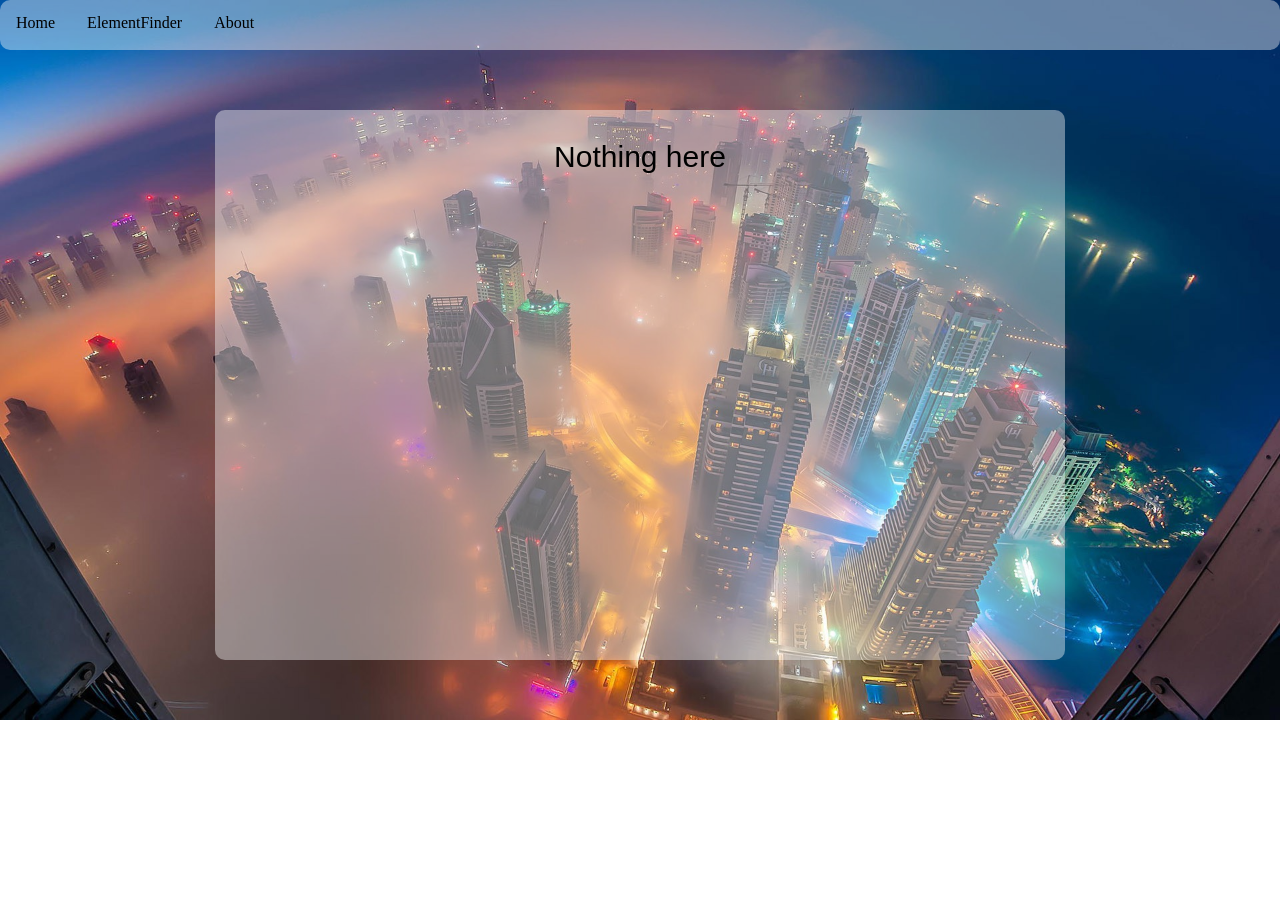
<file: index.html>
<!DOCTYPE html>
<html lang="ZN">

<head>
    <meta charset="UTF-8">
    <meta http-equiv="X-UA-Compatible" content="IE=edge">
    <meta name="viewport" content="width=device-width, initial-scale=1.0">
    <title>HomePage</title>
    <link rel="stylesheet" href="css/public.css">
</head>

<body>
    <div id="lan">
        <ul style="margin-top: 0px;">
            <li><a href="index.html">Home</a></li>
            <li><a href="Projects/ElementFinder/Element.html">ElementFinder</a></li>
            <li><a href="About.html">About</a></li>
        </ul>
    </div>
    <div id="over-main">
        <div id="main">
            <p>Nothing here</p>
        </div>
    </div>
</body>

</html>
</file>
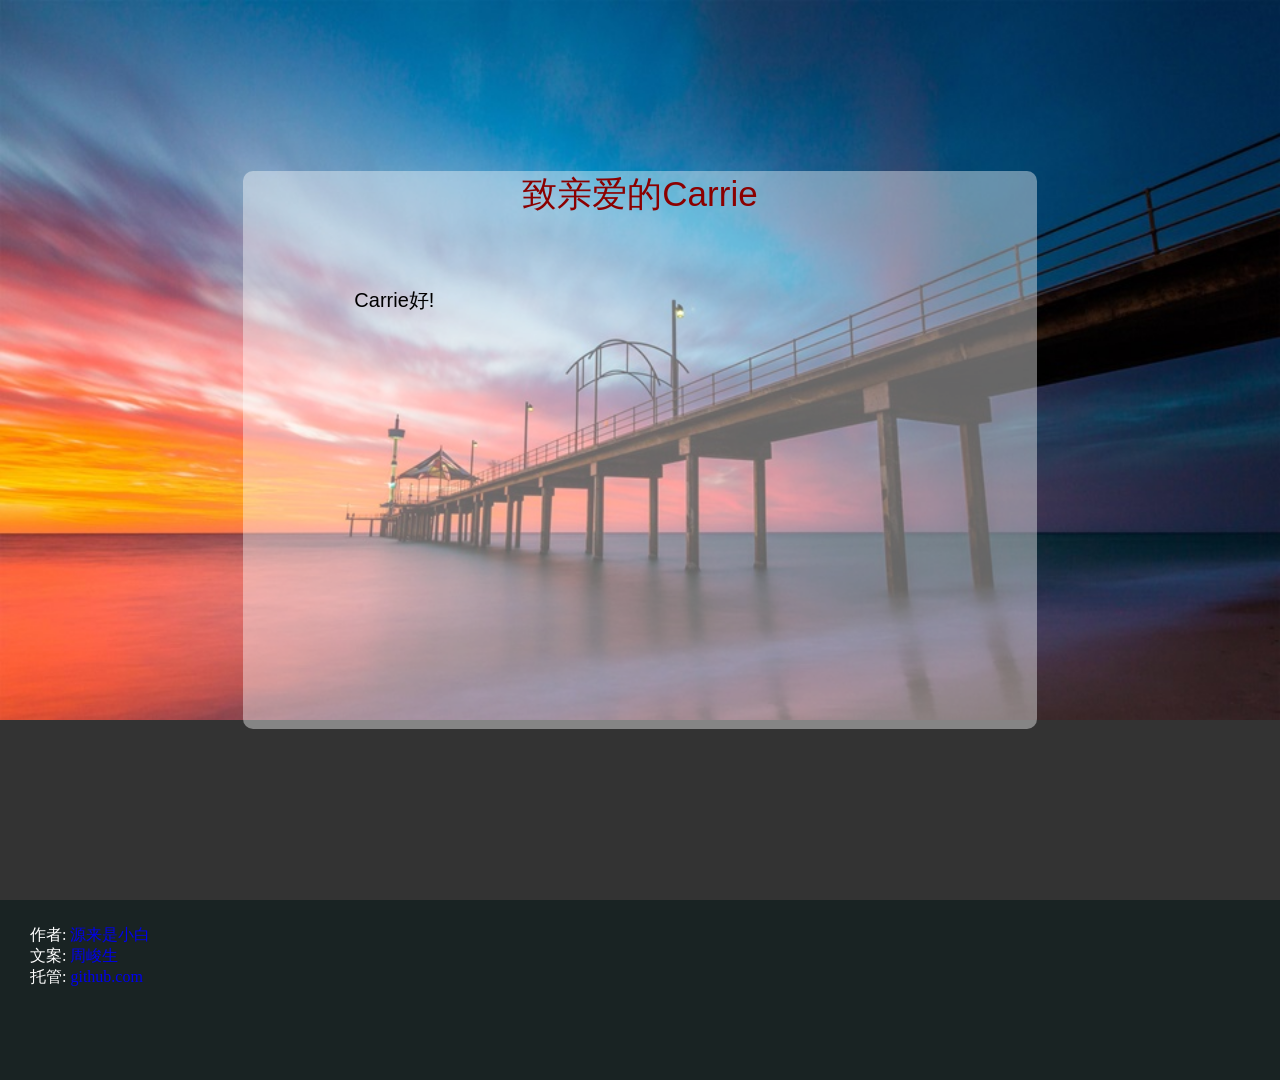
<file: for-Carrie/index.html>
<!DOCTYPE html>
<html lang="zh-CN">

<head>
    <meta charset="UTF-8">
    <meta name="viewport" content="width=device-width, initial-scale=1.0">
    <title>Carrie再见</title>
    <style>
        * {
            padding: 0px;
            margin: 0px;
        }

        .main {
            margin: 0;
            padding: 0;
            background-color: #333;
            height: 100vh;
            overflow: hidden;
            display: flex;
            justify-content: center;
            align-items: center;
            font-family: 'Arial', sans-serif;
            background-image: url("img/1.jpg");
            background-size: 100%;
            overflow: hidden;
            background-repeat: no-repeat;
        }

        .snowflakes {
            position: absolute;
            top: 0;
            left: 0;
            width: 100%;
            height: 100%;
            pointer-events: none;
        }

        .snowflake {
            color: #fff;
            font-size: 2em;
            opacity: 0.8;
            position: absolute;
            top: -2em;
            user-select: none;
            z-index: 9999;
        }

        .message-box {
            background-color: rgba(255, 255, 255, 0.4);
            border-radius: 10px;
            /* padding: 20px; */
            text-align: center;
            width: 62%;
            height: 62%;
            z-index: 1000;
            position: relative;
        }

        .title {
            font-size: 35px;
            color: darkred;
        }


        .text {
            padding-top: 0px;
            text-align: left;
            font-size: 20px;
            color: black;
            white-space: pre-wrap;
            /* padding-left: 20px; */
        }

        .bottom {
            width: 100%;
            height: 180px;
            background-color: rgb(25, 35, 35);
            color: rgb(255, 255, 255);
        }

        .webinfo {
            padding-top: 25px;
            padding-left: 30px;
        }

        a {
            text-decoration: none;
        }

        @media only screen and (max-width: 768px) {
            .main {
                display: none;
            }

            .mobile-message {
                display: block;
                text-align: center;
                padding: 50px;
                font-size: 20px;
            }
        }

        .mobile-message {
            display: none;
        }

    </style>
</head>

<body>
    <div class="mobile-message">
        <p>暂不支持移动端访问, 请使用PC设备进行访问</p>
    </div>

    <div class="main">
        <div class="message-box">
            <script>alert("Hello, Carrie!");</script>
            <div class="titlebox">
                <p class="title">致亲爱的Carrie </p>
            </div>
            <div class="text">
                <p class="prep">
                    Carrie好! （￣︶￣）↗ 这里是一张贺卡. 祝 Carrie 每天开心!
                    同时我也采访了您的某位课代表(～￣▽￣)～, Ta说: 
                    "carrie女士！聪明伶俐！！！
                     carrie女士！沉鱼落雁！！！
                     carrie女士！举世无双！！！" --- Jason
                    这很好地表达了大家对Carrie的祝福, 同时也很好地表现出了我们的
                    精神状态 ;-) 最后望Carrie不要担心, 我们会好好学英语的!(●'◡'●)
                </p>
            </div>

        </div>
        <div class="snowflakes">
            <div class="snowflake">🌈</div>
            <div class="snowflake">❄️</div>
            <div class="snowflake">❆</div>
            <div class="snowflake">❤️</div>
            <div class="snowflake">❅</div>
            <div class="snowflake">❄️</div>
            <div class="snowflake">🌈</div>
            <div class="snowflake">❆</div>
            <div class="snowflake">❄️</div>
            <div class="snowflake">❤️</div>
            <div class="snowflake">⭐</div>
            <div class="snowflake">💧</div>
            <div class="snowflake">⭐</div>
            <div class="snowflake">❆</div>
            <div class="snowflake">✨</div>
            <div class="snowflake">❆</div>
            <div class="snowflake">❅</div>
            <div class="snowflake">🌈</div>
            <div class="snowflake">❅</div>
            <div class="snowflake">❤️</div>
            <div class="snowflake">❅</div>
            <div class="snowflake">❆</div>
            <div class="snowflake">❅</div>
            <div class="snowflake">☀️</div>
            <div class="snowflake">❄️</div>
            <div class="snowflake">❤️</div>
            <div class="snowflake">❤️</div>
            <div class="snowflake">✨</div>
            <div class="snowflake">❤️</div>
            <div class="snowflake">❄️</div>
            <div class="snowflake">❅</div>
            <div class="snowflake">☀️</div>
            <div class="snowflake">❅</div>
            <div class="snowflake">💧</div>
            <div class="snowflake">☀️</div>
            <div class="snowflake">❆</div>
            <div class="snowflake">⭐</div>
            <div class="snowflake">❄️</div>
            <div class="snowflake">❅</div>
            <div class="snowflake">🌈</div>
            <div class="snowflake">❅</div>
            <div class="snowflake">❆</div>
            <div class="snowflake">❤️</div>
            <div class="snowflake">❤️</div>
            <div class="snowflake">❅</div>
            <div class="snowflake">✨</div>
            <div class="snowflake">💧</div>
            <div class="snowflake">❆</div>
            <div class="snowflake">💧</div>
            <div class="snowflake">❆</div>
            <div class="snowflake">❅</div>
            <div class="snowflake">☀️</div>
            <div class="snowflake">❅</div>
            <div class="snowflake">✨</div>
            <div class="snowflake">❄️</div>
            <div class="snowflake">✨</div>
            <div class="snowflake">🌈</div>
        </div>
    </div>

    <div class="bottom">
        <div class="webinfo">
            <p>作者: <a href="https://space.bilibili.com/1640232445?spm_id_from=333.1007.0.0" target="blank"
                    rel="noopener noreferrer">源来是小白</a></p>
            <p>文案: <a href="https://user.qzone.qq.com/1261771735" target="blank" rel="noopener noreferrer">周峻生</a></p>
            <p>托管: <a href="https://github.com/" target="blank" rel="noopener noreferrer">github.com</a></p>
        </div>
    </div>

    <script>
        const snowflakes = document.querySelectorAll('.snowflake');

        snowflakes.forEach(function (snowflake) {
            snowflake.style.fontSize = (Math.random() * 1.5 + 1.5) + 'em';
            snowflake.style.left = (Math.random() * 100) + '%';
            snowflake.style.animationDuration = (Math.random() * 5 + 10) + 's';
            snowflake.style.animationDelay = (Math.random() * 10) + 's';
        });

        const style = document.createElement('style');
        document.head.appendChild(style);
        style.sheet.insertRule(`
        @keyframes drift {
            0% {
                transform: translateX(-5vw);
            }
            100% {
                transform: translateX(5vw) translateY(80vh);
            }
        }`, style.sheet.cssRules.length);

        style.sheet.insertRule(`
            .snowflake {
                animation: drift linear infinite;
        }`, style.sheet.cssRules.length);
    </script>

    <script>
        function typeWriter(element, text, speed) {
            let index = 0;
            element.innerHTML = ""; // 确保在打字开始前元素中没有文本

            function printNextChar() {
                if (index < text.length) {
                    element.innerHTML += text.charAt(index);
                    index++;
                    setTimeout(printNextChar, speed);
                }
            }

            printNextChar();
        }

        // 页面加载完成后执行
        window.addEventListener('load', () => {
            const elements = document.querySelectorAll('.prep'); // 获取所有类名为'prep'的元素
            let delay = 0; // 初始化延迟
            const speed = 40; // 打字速度
            const extraDelay = 1000; // 每段之间的额外延迟

            // 保存原始文本内容
            const originalTexts = Array.from(elements).map(element => element.innerText);

            // 遍历所有元素并逐个应用打字效果
            elements.forEach((element, index) => {
                // 设置延迟以使每段文字一个接一个地显示
                setTimeout(() => {
                    typeWriter(element, originalTexts[index], speed);
                }, delay);

                // 更新下一个元素的延迟时间
                delay += originalTexts[index].length * speed + extraDelay;
            });
        });
    </script>
</body>

</html>
</file>
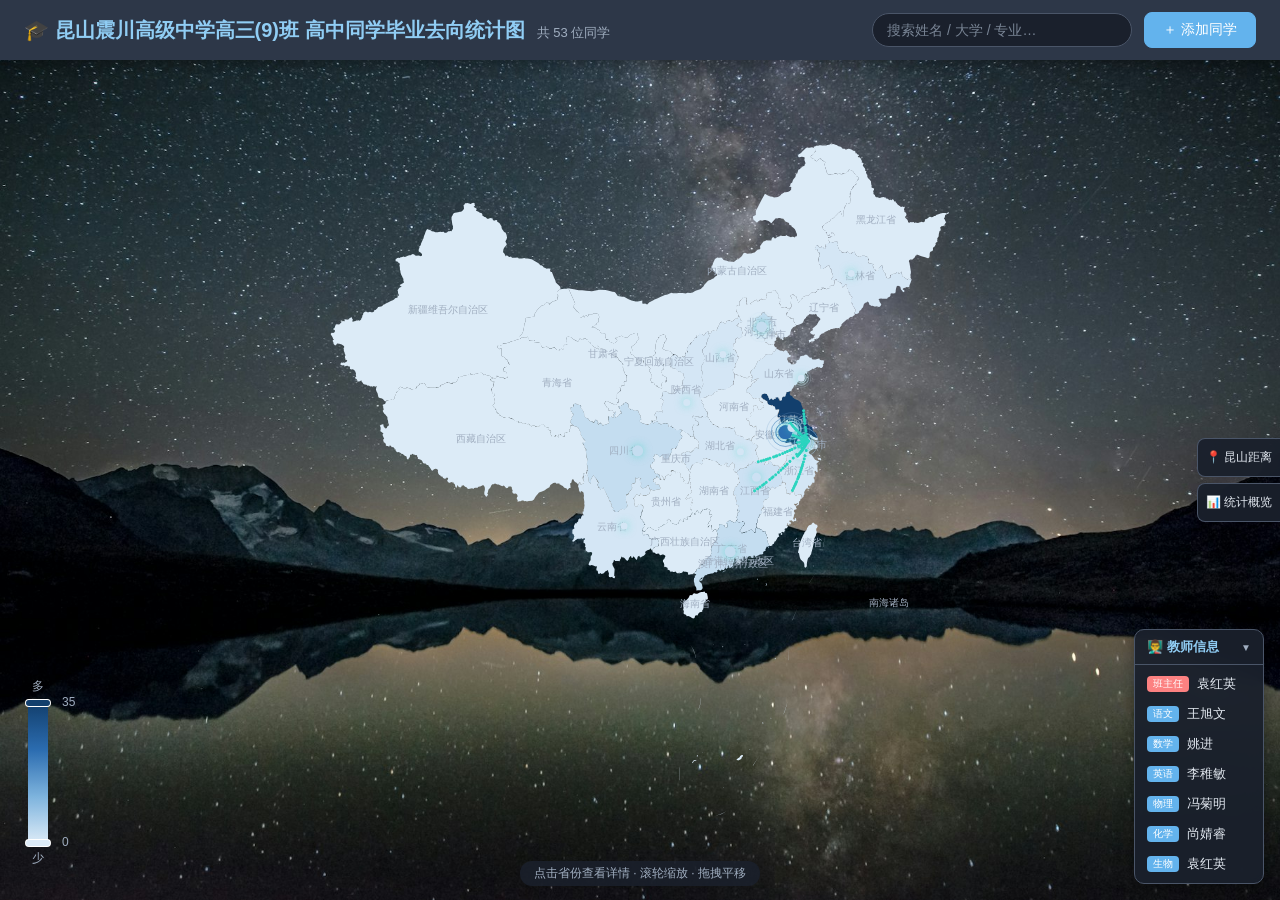
<file: graduation/index.html>
<!DOCTYPE html>
<html lang="zh-CN">
<head>
  <meta charset="UTF-8">
  <meta name="viewport" content="width=device-width, initial-scale=1.0">
  <title>🎓 昆山震川高级中学高三(9)班 高中同学毕业去向统计图</title>
  <link rel="stylesheet" href="css/style.css">
</head>
<body>
  <header class="header">
    <div class="header-left">
      <h1>🎓 昆山震川高级中学高三(9)班 高中同学毕业去向统计图</h1>
      <span id="totalCount" class="total-count"></span>
    </div>
    <div class="header-right">
      <div class="search-box">
        <input type="text" id="searchInput" placeholder="搜索姓名 / 大学 / 专业…" autocomplete="off">
        <div id="searchResults" class="search-results hidden"></div>
      </div>
      <button id="addBtn" class="btn btn-primary">＋ 添加同学</button>
    </div>
  </header>

  <main class="map-container">
    <div id="mapToolbar" class="map-toolbar hidden">
      <button id="backBtn" class="btn">← 返回全国地图</button>
      <span id="provinceTitle" class="province-title"></span>
    </div>
    <div id="map"></div>
    <div id="cityPopup" class="city-popup hidden"></div>
    <div id="mapHint" class="map-hint">点击省份查看详情 · 滚轮缩放 · 拖拽平移</div>

    <!-- 侧边工具栏入口 -->
    <nav class="sidebar-nav">
      <a class="sidebar-entry-btn" href="distance.html" title="查看距昆山距离">📍 昆山距离</a>
      <a class="sidebar-entry-btn" href="stats.html" title="查看统计概览">📊 统计概览</a>
    </nav>
  </main>

  <!-- 同学详情弹窗 -->
  <div id="detailModal" class="modal-mask hidden">
    <div class="modal">
      <div class="modal-header">
        <h2>同学资料</h2>
        <button class="modal-close" data-close="detailModal">×</button>
      </div>
      <div class="modal-body">
        <dl class="detail-list">
          <div class="detail-item"><dt>姓名</dt><dd id="dName"></dd></div>
          <div class="detail-item"><dt>录取大学</dt><dd id="dUniversity"></dd></div>
          <div class="detail-item"><dt>录取专业</dt><dd id="dMajor"></dd></div>
          <div class="detail-item"><dt>省市</dt><dd id="dRegion"></dd></div>
          <div class="detail-item"><dt>微信号</dt><dd id="dWechat"></dd></div>
          <div class="detail-item"><dt>QQ号</dt><dd id="dQq"></dd></div>
          <div class="detail-item"><dt>电话号码</dt><dd id="dPhone"></dd></div>
        </dl>
      </div>
    </div>
  </div>

  <!-- 添加同学弹窗 -->
  <div id="addModal" class="modal-mask hidden">
    <div class="modal">
      <div class="modal-header">
        <h2>添加同学</h2>
        <button class="modal-close" data-close="addModal">×</button>
      </div>
      <div class="modal-body">
        <form id="addForm" novalidate>
          <label class="form-field">
            <span>姓名 <em>*</em></span>
            <input type="text" name="name" required maxlength="20">
          </label>
          <label class="form-field">
            <span>录取大学 <em>*</em></span>
            <input type="text" name="university" required maxlength="40">
          </label>
          <label class="form-field">
            <span>录取专业 <em>*</em></span>
            <input type="text" name="major" required maxlength="40">
          </label>
          <div class="form-row">
            <label class="form-field">
              <span>省份 <em>*</em></span>
              <select name="province" required>
                <option value="">请选择省份</option>
              </select>
            </label>
            <label class="form-field">
              <span>城市 <em>*</em></span>
              <select name="city" required disabled>
                <option value="">请先选择省份</option>
              </select>
            </label>
          </div>
          <label class="form-field">
            <span>微信号</span>
            <input type="text" name="wechat" maxlength="40">
          </label>
          <label class="form-field">
            <span>QQ号</span>
            <input type="text" name="qq" maxlength="15" inputmode="numeric">
          </label>
          <label class="form-field">
            <span>电话号码</span>
            <input type="text" name="phone" maxlength="20" inputmode="tel">
          </label>
          <div class="form-actions">
            <button type="button" class="btn" data-close="addModal">取消</button>
            <button type="submit" class="btn btn-primary">保存</button>
          </div>
        </form>
      </div>
    </div>
  </div>

  <!-- 导出 JSON 弹窗（复制给小白） -->
  <div id="exportModal" class="modal-mask hidden">
    <div class="modal modal-export">
      <div class="modal-header">
        <h2>📋 复制给小白</h2>
        <button class="modal-close" data-close="exportModal">×</button>
      </div>
      <div class="modal-body">
        <p class="export-hint">由于小白没钱租用服务器, 所以只能搭建静态网页. </br> 故数据库操作只能人力进行. </br> 将下方 JSON 复制发送给小白，由小白手动添加到数据库：</p>
        <textarea id="exportJson" class="export-textarea" readonly rows="8"></textarea>
        <div class="form-actions">
          <button type="button" class="btn" data-close="exportModal">关闭</button>
          <button id="copyBtn" class="btn btn-primary">📋 一键复制</button>
        </div>
      </div>
    </div>
  </div>

  <div id="toast" class="toast hidden"></div>

  <script src="libs/echarts.min.js"></script>
  <script src="js/data.js"></script>
  <script src="js/map.js"></script>
  <script src="js/ui.js"></script>
  <script src="js/teacher-panel.js"></script>
  <script src="js/main.js"></script>
</body>
</html>
</file>
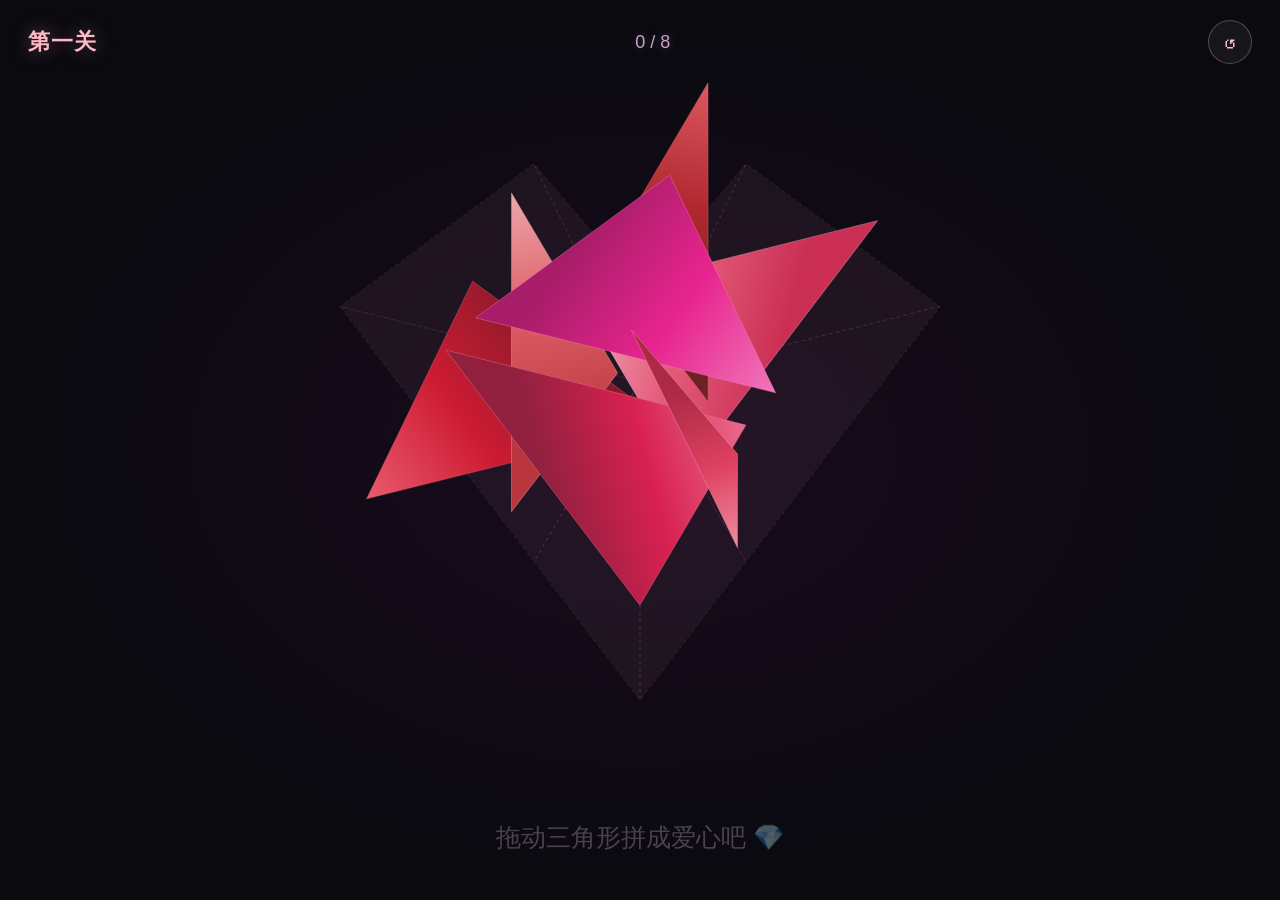
<file: xinxin/index.html>
<!DOCTYPE html>
<html lang="zh-CN">
<head>
    <meta charset="UTF-8">
    <meta name="viewport" content="width=device-width, initial-scale=1.0, maximum-scale=1.0, user-scalable=no, viewport-fit=cover">
    <meta name="apple-mobile-web-app-capable" content="yes">
    <meta name="apple-mobile-web-app-status-bar-style" content="black-translucent">
    <title>💎 心心拼图</title>
    <link rel="stylesheet" href="css/style.css">
</head>
<body>
    <div id="app">
        <!-- 游戏画布 -->
        <div id="game-container">
            <canvas id="canvas-2d"></canvas>
        </div>

        <!-- 顶部UI -->
        <div id="ui-overlay">
            <div id="level-indicator">第一关</div>
            <div id="progress">0 / 10</div>
            <button id="reset-btn" title="重新开始">↺</button>
        </div>

        <!-- 过关提示覆盖层 -->
        <div id="completion-overlay" class="hidden">
            <div class="overlay-bg"></div>
            <div class="overlay-content">
                <div id="completion-title"></div>
                <div id="completion-text"></div>
                <button id="next-level-btn" class="hidden gem-btn">下一关 →</button>
            </div>
        </div>

        <!-- 最终文字覆盖层 -->
        <div id="final-overlay" class="hidden">
            <div class="overlay-bg"></div>
            <div class="overlay-content final-content">
                <div class="final-heart-icon">💎</div>
                <div id="final-text"></div>
                <button id="restart-btn" class="gem-btn">重新开始 💎</button>
            </div>
        </div>

        <!-- 闪烁效果层 -->
        <div id="flash-overlay" class="hidden"></div>
    </div>

    <script type="module" src="js/main.js"></script>
</body>
</html>
</file>
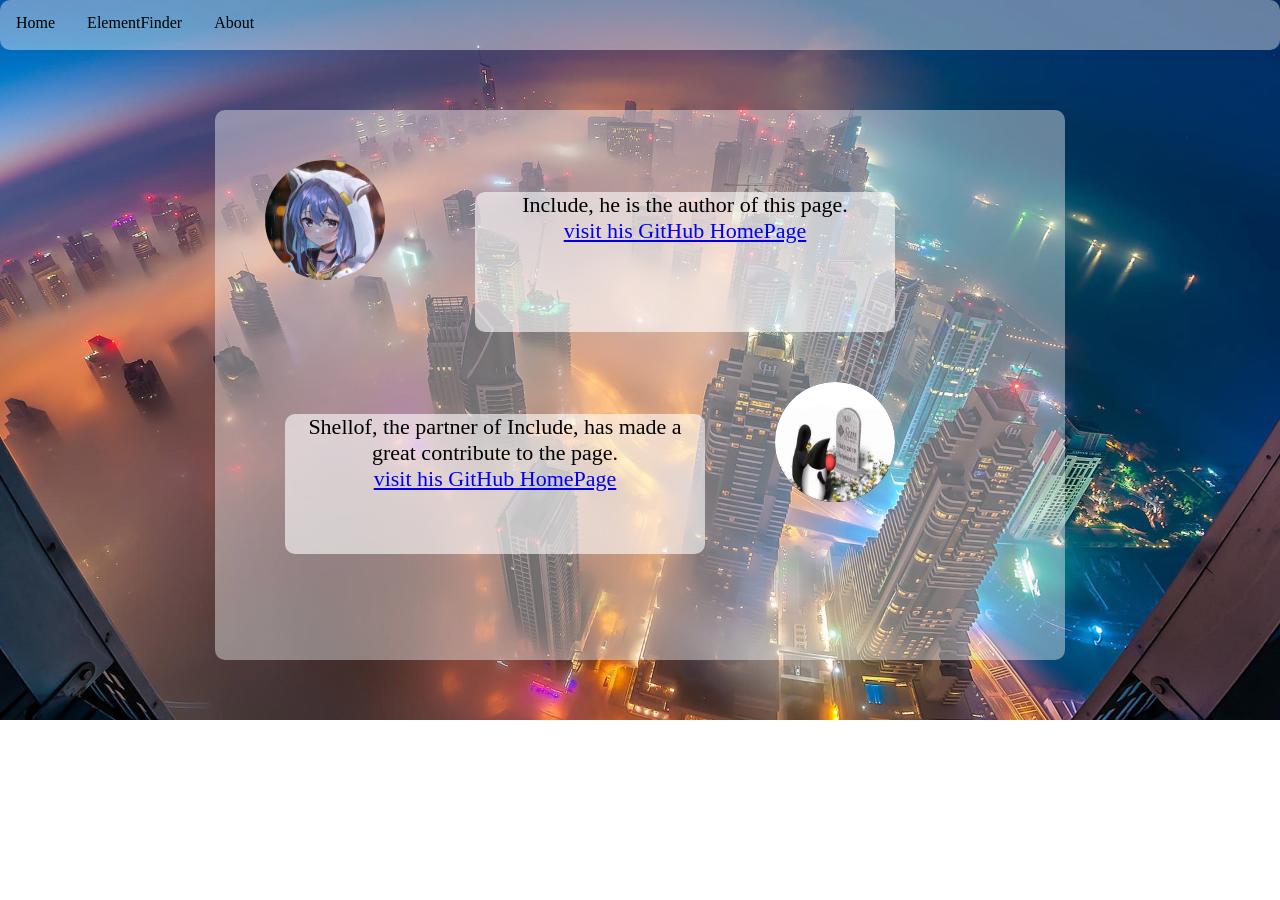
<file: About.html>
<!DOCTYPE html>
<html lang="ZN">

<head>
    <meta charset="UTF-8">
    <meta http-equiv="X-UA-Compatible" content="IE=edge">
    <meta name="viewport" content="width=device-width, initial-scale=1.0">
    <title>About</title>
    <link rel="stylesheet" href="css/public.css">
    <link rel="stylesheet" href="css/about.css">
</head>

<body>
    <div id="lan">
        <ul style="margin-top: 0px;">
            <li><a href="index.html">Home</a></li>
            <li><a href="Projects/ElementFinder/Element.html">ElementFinder</a></li>
            <li><a href="About.html">About</a></li>
        </ul>
    </div>
    <div id="over-main">
        <div id="main">
            <div id="head-img1"><a href="Include.html" target="_black"><img src="img/headimg1.jpg" alt="Include" id="hi1"></a></div>
            <div id ="text1">
                <p>
                    Include, he is the author of this page.
                    <br><a href="https://github.com/include-xb" target="_black">visit his GitHub HomePage </a>
                </p>
            </div>
            
            <div id="head-img2"><a href="Shellof.html" target="_black"><img src="img/headimg2.jpg" alt="Shellof" id="hi2"></a></div>
            <div id="text2">
                <p>
                    Shellof, the partner of Include, has made a great contribute to the page.<br>
                    <a href="https://github.com/Shellof" target="_black">visit his GitHub HomePage </a>
                </p>
            </div>
        </div>
    </div>
</body>

</html>
</file>
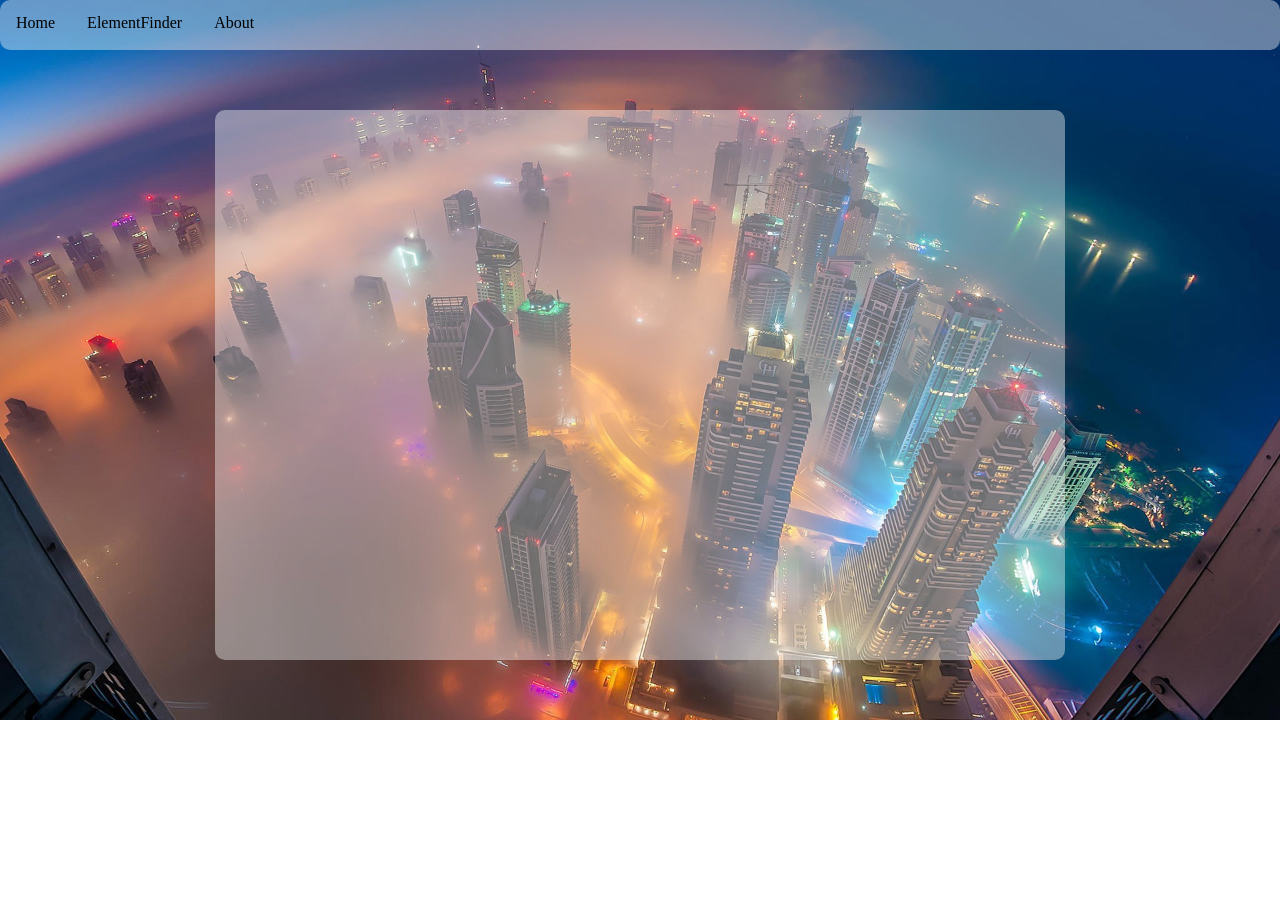
<file: Include.html>
<!DOCTYPE html>
<html lang="ZN">

<head>
    <meta charset="UTF-8">
    <meta http-equiv="X-UA-Compatible" content="IE=edge">
    <meta name="viewport" content="width=device-width, initial-scale=1.0">
    <title>About Include</title>
    <link rel="stylesheet" href="css/public.css">
    <link rel="stylesheet" href="css/about.css">
</head>

<body>
    <div id="lan">
        <ul style="margin-top: 0px;">
            <li><a href="index.html">Home</a></li>
            <li><a href="Projects/ElementFinder/Element.html">ElementFinder</a></li>
            <li><a href="About.html">About</a></li>
        </ul>
    </div>
    <div id="over-main">
        <div id="main">
        </div>
    </div>
</body>

</html>
</file>
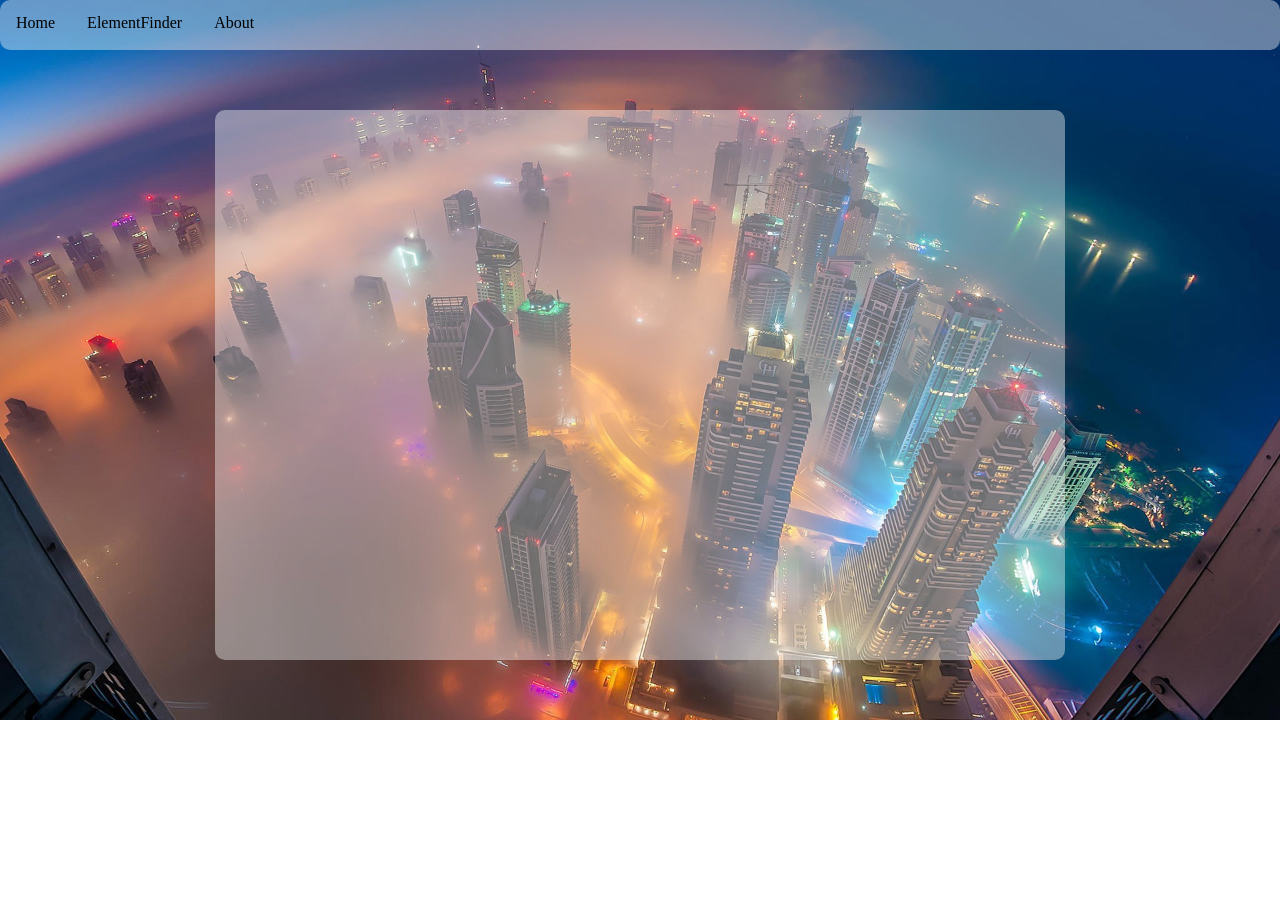
<file: Shellof.html>
<!DOCTYPE html>
<html lang="ZN">

<head>
    <meta charset="UTF-8">
    <meta http-equiv="X-UA-Compatible" content="IE=edge">
    <meta name="viewport" content="width=device-width, initial-scale=1.0">
    <title>About Shellof</title>
    <link rel="stylesheet" href="css/public.css">
</head>

<body>
    <div id="lan">
        <ul style="margin-top: 0px;">
            <li><a href="index.html">Home</a></li>
            <li><a href="Projects/ElementFinder/Element.html">ElementFinder</a></li>
            <li><a href="About.html">About</a></li>
        </ul>
    </div>
    <div id="over-main">
        <div id="main">
        </div>
    </div>
</body>

</html>
</file>
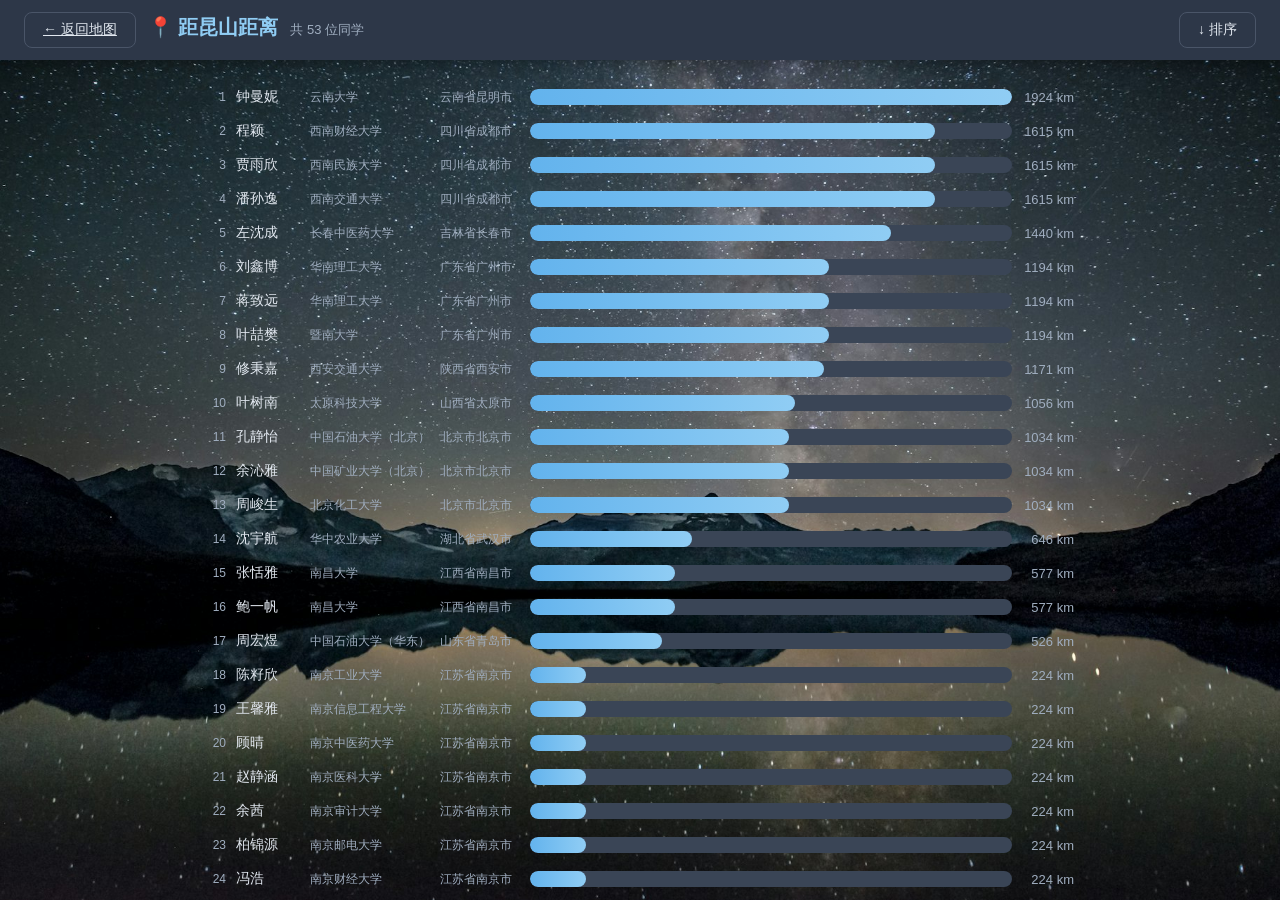
<file: graduation/distance.html>
<!DOCTYPE html>
<html lang="zh-CN">
<head>
  <meta charset="UTF-8">
  <meta name="viewport" content="width=device-width, initial-scale=1.0">
  <title>📍 距昆山距离 — 蹭饭图</title>
  <link rel="stylesheet" href="css/style.css">
  <link rel="stylesheet" href="css/distance.css">
</head>
<body>
  <header class="header">
    <div class="header-left">
      <a href="index.html" class="btn">← 返回地图</a>
      <h1>📍 距昆山距离</h1>
      <span id="totalCount" class="total-count"></span>
    </div>
    <div class="header-right">
      <button id="sortBtn" class="btn" title="切换排序"><span id="sortIcon">↓</span> 排序</button>
    </div>
  </header>

  <main class="distance-main">
    <div id="loadingEl" class="distance-loading">加载坐标中…</div>
    <div id="emptyEl" class="distance-empty hidden">暂无同学数据</div>
    <ul id="chartList" class="distance-chart"></ul>
  </main>

  <!-- 同学详情弹窗 -->
  <div id="detailModal" class="modal-mask hidden">
    <div class="modal">
      <div class="modal-header">
        <h2>同学资料</h2>
        <button class="modal-close" data-close="detailModal">×</button>
      </div>
      <div class="modal-body">
        <dl class="detail-list">
          <div class="detail-item"><dt>姓名</dt><dd id="dName"></dd></div>
          <div class="detail-item"><dt>录取大学</dt><dd id="dUniversity"></dd></div>
          <div class="detail-item"><dt>录取专业</dt><dd id="dMajor"></dd></div>
          <div class="detail-item"><dt>省市</dt><dd id="dRegion"></dd></div>
          <div class="detail-item"><dt>微信号</dt><dd id="dWechat"></dd></div>
          <div class="detail-item"><dt>QQ号</dt><dd id="dQq"></dd></div>
          <div class="detail-item"><dt>电话号码</dt><dd id="dPhone"></dd></div>
        </dl>
      </div>
    </div>
  </div>

  <script src="js/data.js"></script>
  <script src="js/map.js"></script>
  <script src="js/distance.js"></script>
</body>
</html>
</file>
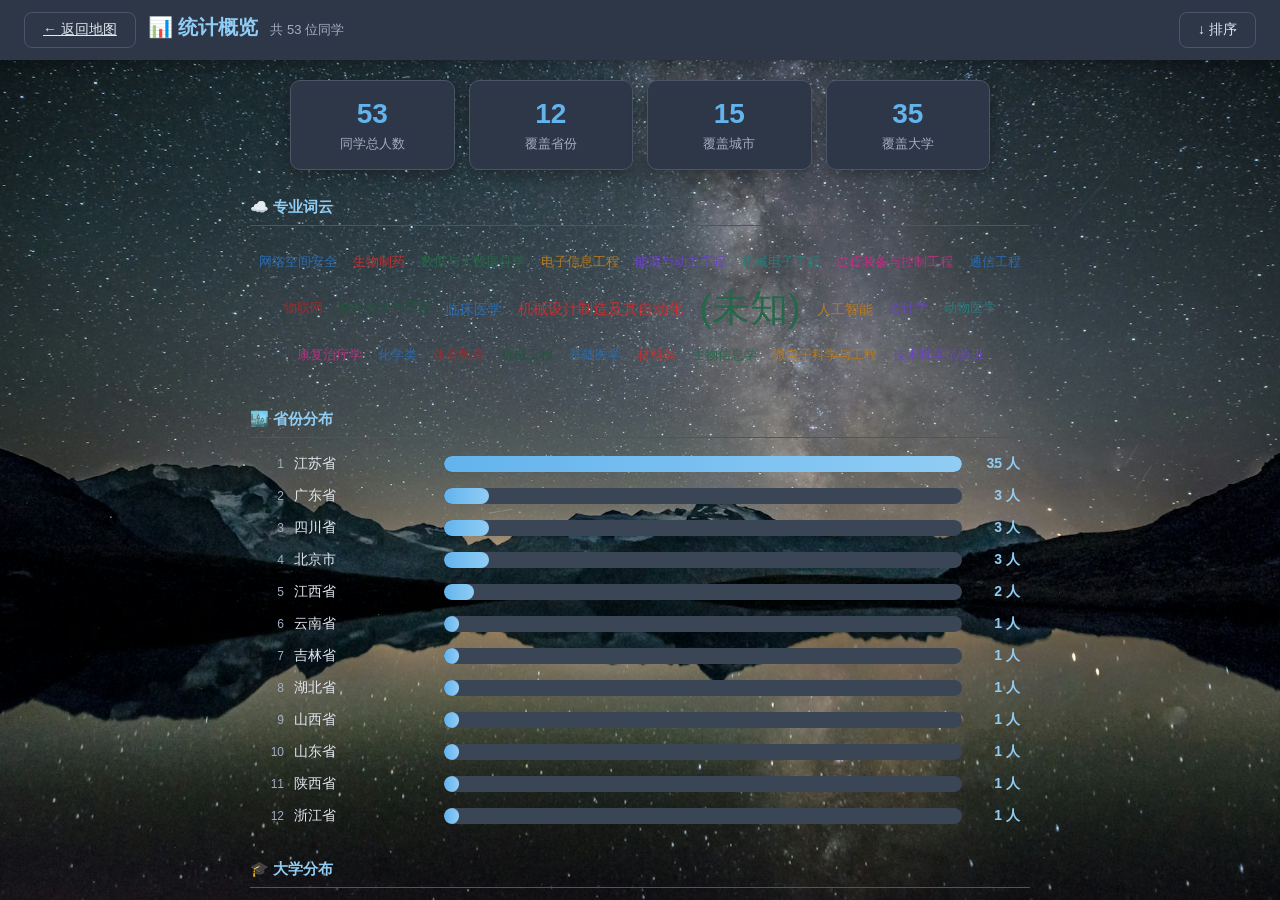
<file: graduation/stats.html>
<!DOCTYPE html>
<html lang="zh-CN">
<head>
  <meta charset="UTF-8">
  <meta name="viewport" content="width=device-width, initial-scale=1.0">
  <title>📊 统计概览 — 蹭饭图</title>
  <link rel="stylesheet" href="css/style.css">
  <link rel="stylesheet" href="css/stats.css">
</head>
<body>
  <header class="header">
    <div class="header-left">
      <a href="index.html" class="btn">← 返回地图</a>
      <h1>📊 统计概览</h1>
      <span id="totalCount" class="total-count"></span>
    </div>
    <div class="header-right">
      <button id="sortBtn" class="btn" title="切换排序"><span id="sortIcon">↓</span> 排序</button>
    </div>
  </header>

  <main class="stats-main">
    <!-- 总览卡片 -->
    <div class="summary-cards">
      <div class="summary-card">
        <span class="sc-num" id="scTotal">0</span>
        <span class="sc-label">同学总人数</span>
      </div>
      <div class="summary-card">
        <span class="sc-num" id="scProvinces">0</span>
        <span class="sc-label">覆盖省份</span>
      </div>
      <div class="summary-card">
        <span class="sc-num" id="scCities">0</span>
        <span class="sc-label">覆盖城市</span>
      </div>
      <div class="summary-card">
        <span class="sc-num" id="scUnis">0</span>
        <span class="sc-label">覆盖大学</span>
      </div>
    </div>

    <!-- 专业词云 -->
    <div class="stats-section">
      <div class="stats-section-title">☁️ 专业词云</div>
      <div id="wordCloud" class="word-cloud"></div>
    </div>

    <!-- 省份排行 -->
    <div class="stats-section">
      <div class="stats-section-title">🏙️ 省份分布</div>
      <ul id="provinceChart" class="stats-chart"></ul>
    </div>

    <!-- 大学排行 -->
    <div class="stats-section">
      <div class="stats-section-title">🎓 大学分布</div>
      <ul id="uniChart" class="stats-chart"></ul>
    </div>
  </main>

  <!-- 名单弹窗 -->
  <div id="groupModal" class="modal-mask hidden">
    <div class="modal">
      <div class="modal-header">
        <h2 id="groupTitle"></h2>
        <button class="modal-close" data-close="groupModal">×</button>
      </div>
      <div class="modal-body group-modal-body">
        <div id="groupStudentList"></div>
      </div>
    </div>
  </div>

  <!-- 同学详情弹窗 -->
  <div id="detailModal" class="modal-mask hidden">
    <div class="modal">
      <div class="modal-header">
        <h2>同学资料</h2>
        <button class="modal-close" data-close="detailModal">×</button>
      </div>
      <div class="modal-body">
        <dl class="detail-list">
          <div class="detail-item"><dt>姓名</dt><dd id="dName"></dd></div>
          <div class="detail-item"><dt>录取大学</dt><dd id="dUniversity"></dd></div>
          <div class="detail-item"><dt>录取专业</dt><dd id="dMajor"></dd></div>
          <div class="detail-item"><dt>省市</dt><dd id="dRegion"></dd></div>
          <div class="detail-item"><dt>微信号</dt><dd id="dWechat"></dd></div>
          <div class="detail-item"><dt>QQ号</dt><dd id="dQq"></dd></div>
          <div class="detail-item"><dt>电话号码</dt><dd id="dPhone"></dd></div>
        </dl>
      </div>
    </div>
  </div>

  <script src="js/data.js"></script>
  <script src="js/stats.js"></script>
</body>
</html>
</file>
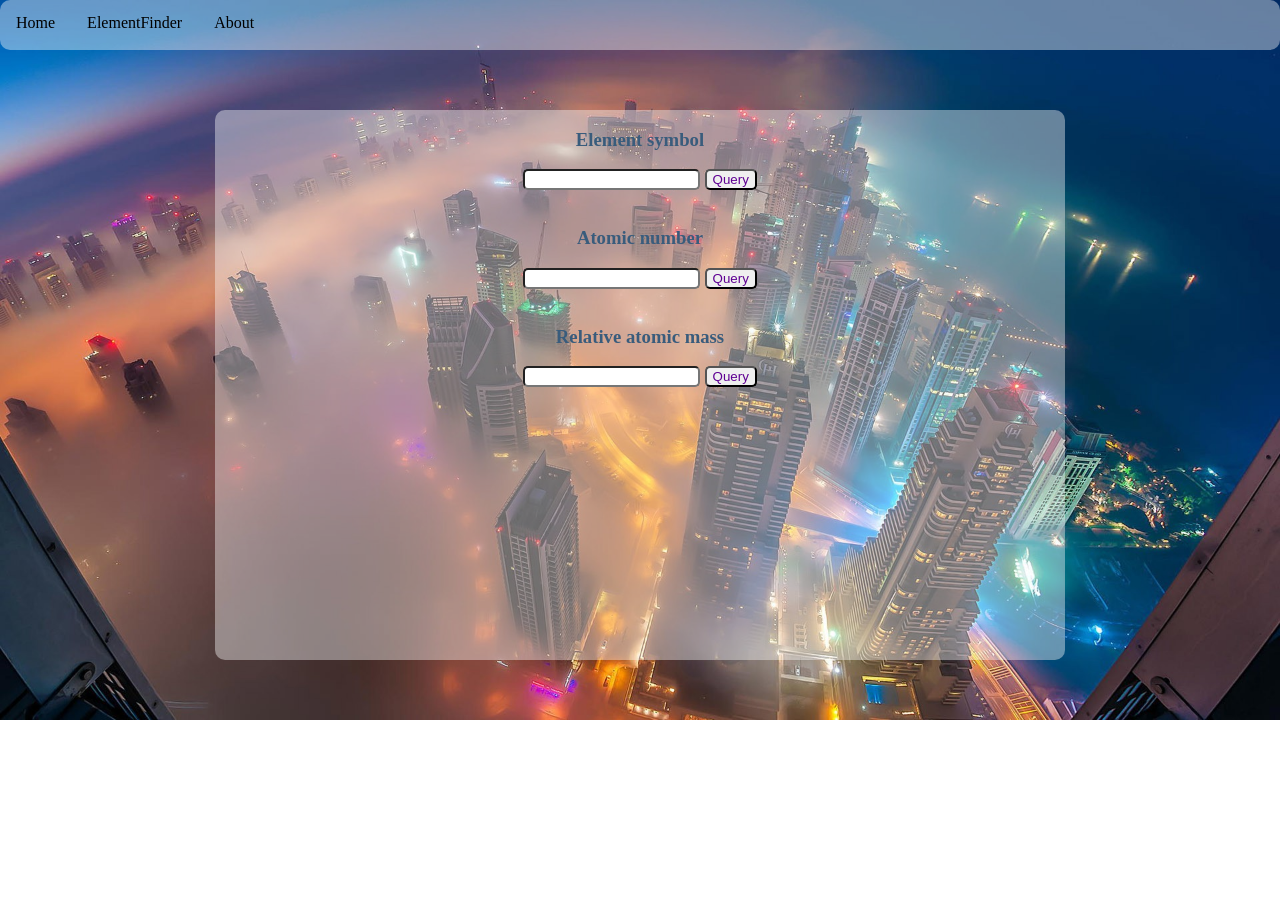
<file: Projects/ElementFinder/Element.html>
<!DOCTYPE html>
<html lang="ZN">

<head>
	<meta charset="UTF-8">
	<meta http-equiv="X-UA-Compatible" content="IE=edge">
	<meta name="viewport" content="width=device-width, initial-scale=1.0">
	<title>ElementFinder</title>

	<link rel="stylesheet" href="../../css/public.css">
	<link rel="stylesheet" href="../../css/finder.css">

	<script>

		var list = ['H', '1', '1', 'He', '4', '2', 'Li', '7', '3', 'Be', '9', '4', 'B', '11', '5',
			'C', '12', '6', 'N', '14', '7', 'O', '16', '8', 'F', '19', '9', 'Ne', '20', '10',
			'Na', '23', '11', 'Mg', '24', '12', 'Al', '27', '13', 'Si', '28', '14', 'P', '31', '15',
			'S', '32', '16', 'Cl', '35.5', '17', 'Ar', '40', '18', 'K', '39', '19', 'Ca', '40', '20',
			'Sc', '45', '21', 'Ti', '48', '22', 'V', '51', '23', 'Cr', '52', '24', 'Mn', '55', '25',
			'Fe', '56', '26', 'Co', '59', '27', 'Ni', '59', '28', 'Cu', '64', '29', 'Zn', '65', '30',
			'Ga', '70', '31', 'Ge', '73', '32', 'As', '75', '33', 'Se', '79', '34', 'Br', '80', '35',
			'Kr', '84', '36', 'Rb', '85', '37', 'Sr', '88', '38', 'Y', '89', '39', 'Zr', '91', '40',
			'Nb', '93', '41', 'Mo', '96', '42', 'Tc', '98', '43', 'Ru', '101', '44', 'Rh', '103', '45',
			'Pd', '106', '46', 'Ag', '108', '47', 'Cd', '112', '48', 'In', '115', '49', 'Sn', '119', '50',
			'Sb', '121', '51', 'Te', '128', '52', 'I', '127', '53', 'Xe', '131', '54', 'Cs', '133', '55',
			'Ba', '137', '56', 'La', '140', '57', 'Ce', '140', '58', 'Pr', '140', '59', 'Nd', '144', '60',
			'Pm', '145', '61', 'Sm', '150', '62', 'Eu', '152', '63', 'Gd', '157', '64', 'Tb', '159', '65',
			'Dy', '162', '66', 'Ho', '165', '67', 'Er', '167', '68', 'Tm', '169', '69', 'Yb', '173', '70',
			'Lu', '175', '71', 'Hf', '178', '72', 'Ta', '180', '73', 'W', '183', '74', 'Re', '186', '75',
			'Os', '190', '76', 'Ir', '192', '77', 'Pt', '195', '78', 'Au', '197', '79', 'Hg', '200', '80',
		];

		function query(k) {
			var i = document.getElementById("in");
			var m = document.getElementById("mass");
			var n = document.getElementById("number");
			var isquery = false;
			if (k == 'mass') {
				for (j = 1; j < list.length; j += 3) {
					if (m.value == list[j]) {
						n.value = list[j + 1];
						i.value = list[j - 1];
						isquery = true;
						break;
					}
				}

				if (!isquery) {
					n.value = "";
					i.value = "";
					document.getElementById("result").innerHTML = "No results found";
				}
				else {
					document.getElementById("result").innerHTML = "";
				}
			}

			if (k == 'number') {
				for (j = 2; j < list.length; j += 3) {
					if (n.value == list[j]) {
						m.value = list[j - 1];
						i.value = list[j - 2];
						isquery = true;
						break;
					}
				}

				if (!isquery) {
					m.value = "";
					i.value = "";
					document.getElementById("result").innerHTML = "No results found";
				}
				else {
					document.getElementById("result").innerHTML = "";
				}
			}

			if (k == 'name') {
				for (j = 0; j < list.length; j += 3) {
					if (i.value == list[j]) {
						m.value = list[j + 1];
						n.value = list[j + 2];
						isquery = true;
						break;
					}
				}

				if (!isquery) {
					m.value = "";
					n.value = "";
					document.getElementById("result").innerHTML = "No results found";
				}
				else {
					document.getElementById("result").innerHTML = "";
				}
			}
		}

	</script>
</head>

<body>
	<div id="lan">
		<ul style="margin-top: 0px;">
			<li><a href="../../index.html">Home</a></li>
			<li><a href="../../Projects/ElementFinder/Element.html">ElementFinder</a></li>
			<li><a href="../../About.html">About</a></li>
		</ul>
	</div>
	<div id="over-main">
		<div id="main">
			<h3>Element symbol</h3>
			<input type="text" id="in">
			<button onclick="query('name')">Query</button>
			<br><br>
			<h3>Atomic number</h3>
			<input type="text" id="number">
			<button onclick="query('number')">Query</button>
			<br><br>
			<h3>Relative atomic mass</h3>
			<input type="text" id="mass">
			<button onclick="query('mass')">Query</button>
			<br><br>
			<div id="result">
			</div>
		</div>
	</div>
</body>

</html>
</file>
<file: css/public.css>
body {
    margin: 0;
    background-image: url("../img/bkimg.jpg");
    background-size: 100%;
    overflow: hidden;
    background-repeat: no-repeat;
}

p {
    color: black;
    font-size: 30px;
}

ul {
    padding-left: 0px;
    padding-top: 0px;
    /* margin-top: 12px; */
    margin-bottom: 0px;
}

li {
    list-style: none;
    float: left;
}

li a {
    display: block;
    color: rgb(1, 1, 1);
    font-family: 'Segoe UI', Tahoma, Verdana;
    text-align: center;
    padding: 14px 16px;
    text-decoration: none;
}

li a:hover {
    background-color: rgba(255, 255, 255, 0.5);
    border-radius: 10px;
}

#lan {
    width: 100%;
    height: 50px;
    padding-top: 0;
    background-color: rgba(255, 255, 255, 0.4);
    border-radius: 10px;

}

#over-main {
    display: flex;
    justify-content: center;
    align-items: center;
    padding-top: 60px;
}

#main {
    width: 850px;
    height: 550px;
    border-radius: 10px;
    background-color: rgba(255, 255, 255, 0.4);
    font-family: 'Segoe UI', Tahoma, Verdana, sans-serif;
    text-align: center;
}

@media (max-width: 400px) {
    
}
</file>
<file: graduation/css/style.css>
/* ===== 全局 ===== */
* {
  margin: 0;
  padding: 0;
  box-sizing: border-box;
}

:root {
  --primary: #63b3ed;
  --primary-dark: #90cdf4;
  --accent: #fc8181;
  --bg: #1a202c;
  --card: #2d3748;
  --text: #e2e8f0;
  --text-light: #a0aec0;
  --border: #4a5568;
  --shadow: 0 4px 16px rgba(0, 0, 0, 0.35);
  --hover-bg: #3d4f64;
  --input-bg: #1a202c;
  --map-hint-bg: rgba(26, 32, 44, 0.85);
  --title-shadow: rgba(0, 0, 0, 0.6);
  --scatter-label-bg: rgba(45, 55, 72, 0.92);
  --scatter-label-border: #718096;
  --scatter-label-color: #e2e8f0;
  --modal-mask: rgba(0, 0, 0, 0.65);
  --toast-bg: rgba(226, 232, 240, 0.95);
  --toast-error-bg: rgba(252, 129, 129, 0.92);
  --toast-color: #1a202c;
  --export-area-bg: #1a202c;
  --sidebar-bg: rgba(26, 32, 44, 0.94);
  --sidebar-bar-bg: #3a4556;
  --sidebar-bar-fill: linear-gradient(90deg, #63b3ed, #90cdf4);
  --sidebar-bar-hover: linear-gradient(90deg, #4299e1, #63b3ed);
  --sidebar-km-color: #a0aec0;
}

body {
  font-family: "Microsoft YaHei", "PingFang SC", "Segoe UI", sans-serif;
  background: var(--bg) url('../img/starry-bg.jpg') center / cover no-repeat;
  background-attachment: fixed;
  color: var(--text);
  height: 100vh;
  display: flex;
  flex-direction: column;
  overflow: hidden;
}

.hidden {
  display: none !important;
}

/* ===== 顶部栏 ===== */
.header {
  display: flex;
  align-items: center;
  justify-content: space-between;
  padding: 12px 24px;
  background: var(--card);
  box-shadow: var(--shadow);
  z-index: 10;
  flex-wrap: wrap;
  gap: 10px;
}

.header-left {
  display: flex;
  align-items: baseline;
  gap: 12px;
}

.header h1 {
  font-size: 20px;
  font-weight: 600;
  color: var(--primary-dark);
}

.total-count {
  font-size: 13px;
  color: var(--text-light);
}

.header-right {
  display: flex;
  align-items: center;
  gap: 12px;
}

/* ===== 搜索框 ===== */
.search-box {
  position: relative;
}

#searchInput {
  width: 260px;
  padding: 8px 14px;
  border: 1px solid var(--border);
  border-radius: 20px;
  font-size: 14px;
  outline: none;
  background: var(--input-bg);
  color: var(--text);
  transition: border-color 0.2s, box-shadow 0.2s;
}

#searchInput::placeholder {
  color: var(--text-light);
  opacity: 0.7;
}

#searchInput:focus {
  border-color: var(--primary);
  box-shadow: 0 0 0 3px rgba(43, 108, 176, 0.15);
}

.search-results {
  position: absolute;
  top: calc(100% + 6px);
  left: 0;
  right: 0;
  max-height: 320px;
  overflow-y: auto;
  background: var(--card);
  border: 1px solid var(--border);
  border-radius: 10px;
  box-shadow: var(--shadow);
  z-index: 100;
}

.search-result-item {
  padding: 10px 14px;
  cursor: pointer;
  border-bottom: 1px solid var(--border);
  transition: background 0.15s;
}

.search-result-item:last-child {
  border-bottom: none;
}

.search-result-item:hover {
  background: var(--hover-bg);
}

.search-result-item .sri-name {
  font-weight: 600;
  font-size: 14px;
}

.search-result-item .sri-info {
  font-size: 12px;
  color: var(--text-light);
  margin-top: 2px;
}

.search-empty {
  padding: 14px;
  text-align: center;
  color: var(--text-light);
  font-size: 13px;
}

/* ===== 按钮 ===== */
.btn {
  padding: 8px 18px;
  border: 1px solid var(--border);
  border-radius: 8px;
  background: var(--card);
  color: var(--text);
  font-size: 14px;
  cursor: pointer;
  transition: all 0.2s;
}

.btn:hover {
  border-color: var(--primary);
  color: var(--primary);
}

.btn-primary {
  background: var(--primary);
  border-color: var(--primary);
  color: #fff;
}

.btn-primary:hover {
  background: var(--primary-dark);
  color: #fff;
}

/* ===== 地图区 ===== */
.map-container {
  position: relative;
  flex: 1;
  min-height: 0;
}

#map {
  width: 100%;
  height: 100%;
}

.map-toolbar {
  position: absolute;
  top: 16px;
  left: 20px;
  z-index: 20;
  display: flex;
  align-items: center;
  gap: 14px;
}

.province-title {
  font-size: 18px;
  font-weight: 600;
  color: var(--primary-dark);
  text-shadow: 0 1px 3px var(--title-shadow);
}

.map-hint {
  position: absolute;
  bottom: 14px;
  left: 50%;
  transform: translateX(-50%);
  font-size: 12px;
  color: var(--text-light);
  background: var(--map-hint-bg);
  padding: 4px 14px;
  border-radius: 12px;
  pointer-events: none;
}

/* ===== 同市同学浮层(大头针旁) ===== */
.city-popup {
  position: absolute;
  z-index: 30;
  background: var(--card);
  border: 1px solid var(--border);
  border-radius: 10px;
  box-shadow: var(--shadow);
  padding: 10px 12px;
  min-width: 130px;
  max-width: 260px;
}

/* ===== 地图 tooltip(同市同学列表) ===== */
.tip-city {
  font-weight: 600;
  font-size: 13px;
  padding-bottom: 6px;
  border-bottom: 1px solid var(--border);
  margin-bottom: 6px;
  color: var(--primary-dark);
}

.tip-list {
  max-height: 180px;
  overflow-y: auto;
  min-width: 110px;
}

.tip-student {
  padding: 5px 8px;
  border-radius: 5px;
  cursor: pointer;
  font-size: 13px;
  transition: background 0.15s;
  white-space: nowrap;
}

.tip-student:hover {
  background: var(--hover-bg);
  color: var(--primary);
}

.tip-student .tip-uni {
  font-size: 11px;
  color: var(--text-light);
  margin-left: 6px;
}

/* ===== 弹窗 ===== */
.modal-mask {
  position: fixed;
  inset: 0;
  background: var(--modal-mask);
  display: flex;
  align-items: center;
  justify-content: center;
  z-index: 1000;
}

.modal {
  background: var(--card);
  border-radius: 12px;
  width: 440px;
  max-width: 92vw;
  max-height: 88vh;
  overflow-y: auto;
  box-shadow: 0 12px 40px rgba(0, 0, 0, 0.2);
  animation: modalIn 0.2s ease-out;
}

@keyframes modalIn {
  from {
    opacity: 0;
    transform: translateY(-14px) scale(0.97);
  }
  to {
    opacity: 1;
    transform: none;
  }
}

.modal-header {
  display: flex;
  align-items: center;
  justify-content: space-between;
  padding: 16px 22px;
  border-bottom: 1px solid var(--border);
}

.modal-header h2 {
  font-size: 17px;
  color: var(--primary-dark);
}

.modal-close {
  border: none;
  background: none;
  font-size: 24px;
  line-height: 1;
  cursor: pointer;
  color: var(--text-light);
}

.modal-close:hover {
  color: var(--accent);
}

.modal-body {
  padding: 20px 22px;
}

/* ===== 详情列表 ===== */
.detail-list .detail-item {
  display: flex;
  padding: 10px 0;
  border-bottom: 1px dashed var(--border);
}

.detail-list .detail-item:last-child {
  border-bottom: none;
}

.detail-list dt {
  width: 90px;
  flex-shrink: 0;
  color: var(--text-light);
  font-size: 14px;
}

.detail-list dd {
  font-size: 14px;
  word-break: break-all;
}

/* ===== 表单 ===== */
.form-field {
  display: block;
  margin-bottom: 14px;
}

.form-field span {
  display: block;
  font-size: 13px;
  color: var(--text-light);
  margin-bottom: 5px;
}

.form-field em {
  color: var(--accent);
  font-style: normal;
}

.form-field input,
.form-field select {
  width: 100%;
  padding: 8px 12px;
  border: 1px solid var(--border);
  border-radius: 8px;
  font-size: 14px;
  outline: none;
  background: var(--input-bg);
  color: var(--text);
  transition: border-color 0.2s, box-shadow 0.2s;
}

.form-field input:focus,
.form-field select:focus {
  border-color: var(--primary);
  box-shadow: 0 0 0 3px rgba(43, 108, 176, 0.12);
}

.form-field input.invalid,
.form-field select.invalid {
  border-color: var(--accent);
}

.form-row {
  display: flex;
  gap: 12px;
}

.form-row .form-field {
  flex: 1;
}

.form-actions {
  display: flex;
  justify-content: flex-end;
  gap: 10px;
  margin-top: 6px;
}

/* ===== Toast ===== */
.toast {
  position: fixed;
  top: 70px;
  left: 50%;
  transform: translateX(-50%);
  background: var(--toast-bg);
  color: var(--toast-color);
  padding: 10px 22px;
  border-radius: 8px;
  font-size: 14px;
  z-index: 2000;
  animation: toastIn 0.25s ease-out;
  max-width: 80vw;
}

.toast.error {
  background: var(--toast-error-bg);
}

@keyframes toastIn {
  from {
    opacity: 0;
    transform: translate(-50%, -8px);
  }
  to {
    opacity: 1;
    transform: translate(-50%, 0);
  }
}

/* ===== 导出 JSON 弹窗 ===== */
.export-hint {
  font-size: 13px;
  color: var(--text-light);
  margin-bottom: 10px;
  line-height: 1.5;
}

.export-textarea {
  width: 100%;
  padding: 12px;
  border: 1px solid var(--border);
  border-radius: 8px;
  font-size: 13px;
  font-family: "Consolas", "Courier New", monospace;
  line-height: 1.5;
  resize: vertical;
  background: var(--export-area-bg);
  color: var(--text);
  outline: none;
}

.export-textarea:focus {
  border-color: var(--primary);
  box-shadow: 0 0 0 3px rgba(43, 108, 176, 0.12);
}

/* ===== 侧边工具栏入口 ===== */
.sidebar-nav {
  position: absolute;
  top: 50%;
  right: 0;
  transform: translateY(-50%);
  z-index: 25;
  display: flex;
  flex-direction: column;
  gap: 6px;
}

.sidebar-entry-btn {
  display: block;
  padding: 10px 8px;
  background: var(--sidebar-bg);
  backdrop-filter: blur(10px);
  border: 1px solid var(--border);
  border-right: none;
  border-radius: 8px 0 0 8px;
  color: var(--text);
  font-size: 12px;
  text-align: center;
  text-decoration: none;
  cursor: pointer;
  transition: all 0.2s;
  white-space: nowrap;
}

.sidebar-entry-btn:hover {
  color: var(--primary);
  border-color: var(--primary);
}

/* ===== 教师信息面板 ===== */
.teacher-panel {
  position: fixed;
  bottom: 16px;
  right: 16px;
  z-index: 90;
  background: var(--sidebar-bg);
  backdrop-filter: blur(10px);
  border: 1px solid var(--border);
  border-radius: 10px;
  box-shadow: var(--shadow);
  min-width: 130px;
  max-width: 180px;
  overflow: hidden;
  transition: all 0.2s;
}

.teacher-panel-header {
  display: flex;
  align-items: center;
  justify-content: space-between;
  gap: 6px;
  padding: 8px 12px;
  font-size: 13px;
  font-weight: 600;
  color: var(--primary-dark);
  cursor: pointer;
  user-select: none;
  border-bottom: 1px solid transparent;
  transition: border-color 0.2s;
}

.teacher-panel:not(.teacher-panel-collapsed) .teacher-panel-header {
  border-bottom-color: var(--border);
}

.teacher-panel-arrow {
  font-size: 10px;
  transition: transform 0.2s;
  color: var(--text-light);
}

.teacher-panel-collapsed .teacher-panel-arrow {
  transform: rotate(-90deg);
}

.teacher-panel-body {
  padding: 4px 0;
  max-height: 260px;
  overflow-y: auto;
}

.teacher-panel-collapsed .teacher-panel-body {
  display: none;
}

.teacher-item {
  display: flex;
  align-items: center;
  gap: 8px;
  padding: 6px 12px;
  cursor: pointer;
  font-size: 13px;
  transition: background 0.15s;
}

.teacher-item:hover {
  background: var(--hover-bg);
}

.teacher-role-badge {
  flex-shrink: 0;
  font-size: 10px;
  padding: 1px 6px;
  border-radius: 4px;
  background: var(--primary);
  color: #fff;
  white-space: nowrap;
}

.teacher-role-badge.head-teacher {
  background: var(--accent);
}

.teacher-name {
  color: var(--text);
  white-space: nowrap;
  overflow: hidden;
  text-overflow: ellipsis;
}

.teacher-empty {
  padding: 10px 12px;
  font-size: 12px;
  color: var(--text-light);
  text-align: center;
  cursor: default;
}

/* ===== 教师联系弹窗 ===== */
.teacher-popup {
  position: fixed;
  z-index: 2000;
  background: var(--card);
  border: 1px solid var(--border);
  border-radius: 10px;
  box-shadow: var(--shadow);
  padding: 12px 14px;
  min-width: 160px;
  max-width: 220px;
  animation: modalIn 0.15s ease-out;
}

.teacher-popup-name {
  font-size: 15px;
  font-weight: 600;
  color: var(--text);
  margin-bottom: 2px;
}

.teacher-popup-role {
  font-size: 12px;
  color: var(--primary);
  margin-bottom: 8px;
  padding-bottom: 6px;
  border-bottom: 1px solid var(--border);
}

.teacher-popup-contact {
  font-size: 13px;
  color: var(--text);
  margin: 4px 0;
  display: flex;
  justify-content: space-between;
  gap: 8px;
}

.teacher-popup-contact-label {
  color: var(--text-light);
  flex-shrink: 0;
}

.teacher-contact-empty {
  color: var(--text-light);
  font-style: italic;
}

/* ===== 响应式 ===== */
@media (max-width: 640px) {
  .header h1 {
    font-size: 16px;
  }

  #searchInput {
    width: 160px;
  }

  .form-row {
    flex-direction: column;
    gap: 0;
  }

  .sidebar-entry-btn {
    font-size: 10px;
    padding: 6px 4px;
  }

  .teacher-panel {
    bottom: 8px;
    right: 8px;
    min-width: auto;
    max-width: 150px;
  }

  .teacher-panel-header {
    font-size: 11px;
    padding: 6px 10px;
  }

  .teacher-item {
    font-size: 11px;
    padding: 4px 10px;
    gap: 4px;
  }

  .teacher-popup {
    max-width: 180px;
  }

}
</file>
<file: xinxin/css/style.css>
/* ============================================
   宝石爱心拼图 - 全局样式
   移动端优先，同时适配PC端
   ============================================ */

/* --- Reset & Base --- */
*, *::before, *::after {
    margin: 0;
    padding: 0;
    box-sizing: border-box;
}

html, body {
    width: 100%;
    height: 100%;
    overflow: hidden;
    font-family: 'PingFang SC', 'Hiragino Sans GB', 'Microsoft YaHei', 'Noto Sans SC', sans-serif;
    background: #0a0a0f;
    color: #fff;
    -webkit-tap-highlight-color: transparent;
    -webkit-touch-callout: none;
    -webkit-user-select: none;
    user-select: none;
    touch-action: none;
}

/* --- App Container --- */
#app {
    position: relative;
    width: 100vw;
    height: 100vh;
    height: 100dvh;
    overflow: hidden;
    background: radial-gradient(ellipse at center, #1a0a1e 0%, #0a0a0f 70%);
}

/* --- Game Container --- */
#game-container {
    position: absolute;
    top: 0;
    left: 0;
    width: 100%;
    height: 100%;
}

#canvas-2d {
    position: absolute;
    top: 0;
    left: 0;
    width: 100%;
    height: 100%;
    display: block;
}

/* --- UI Overlay --- */
#ui-overlay {
    position: absolute;
    top: 0;
    left: 0;
    right: 0;
    display: flex;
    align-items: center;
    justify-content: space-between;
    padding: clamp(12px, 3vw, 20px) clamp(16px, 4vw, 28px);
    pointer-events: none;
    z-index: 10;
}

@supports (padding-top: env(safe-area-inset-top)) {
    #ui-overlay {
        padding-top: calc(env(safe-area-inset-top) + clamp(12px, 3vw, 20px));
    }
}

#level-indicator {
    font-size: clamp(16px, 4vw, 22px);
    font-weight: 700;
    letter-spacing: 0.05em;
    color: #ffb8c6;
    text-shadow: 0 0 20px rgba(255, 150, 180, 0.4);
}

#progress {
    font-size: clamp(14px, 3.5vw, 18px);
    font-weight: 500;
    color: #c8a2c8;
    text-shadow: 0 0 10px rgba(200, 160, 200, 0.3);
}

#reset-btn {
    pointer-events: auto;
    width: clamp(36px, 8vw, 44px);
    height: clamp(36px, 8vw, 44px);
    border-radius: 50%;
    border: 1px solid rgba(255, 184, 198, 0.3);
    background: rgba(255, 255, 255, 0.05);
    color: #ffb8c6;
    font-size: clamp(18px, 4.5vw, 24px);
    cursor: pointer;
    backdrop-filter: blur(10px);
    -webkit-backdrop-filter: blur(10px);
    transition: all 0.3s ease;
    display: flex;
    align-items: center;
    justify-content: center;
    line-height: 1;
}

#reset-btn:active {
    background: rgba(255, 184, 198, 0.2);
    transform: scale(0.95);
}

/* --- Completion & Final Overlay --- */
#completion-overlay,
#final-overlay {
    position: absolute;
    top: 0;
    left: 0;
    width: 100%;
    height: 100%;
    z-index: 20;
    display: flex;
    align-items: center;
    justify-content: center;
    transition: opacity 0.8s ease;
}

#completion-overlay.hidden,
#final-overlay.hidden {
    opacity: 0;
    visibility: hidden;
}

.overlay-bg {
    position: absolute;
    top: 0;
    left: 0;
    width: 100%;
    height: 100%;
    background: rgba(5, 3, 10, 0.78);
    backdrop-filter: blur(6px);
    -webkit-backdrop-filter: blur(6px);
}

.overlay-content {
    position: relative;
    z-index: 1;
    text-align: center;
    padding: clamp(20px, 5vw, 40px);
    max-width: min(90vw, 500px);
    animation: fadeInUp 0.8s ease-out;
}

.final-content {
    max-width: min(90vw, 560px);
    max-height: 80vh;
    overflow-y: auto;
    -webkit-overflow-scrolling: touch;
}

.final-heart-icon {
    font-size: clamp(48px, 12vw, 72px);
    margin-bottom: clamp(12px, 3vw, 24px);
    animation: pulse 2s ease-in-out infinite;
}

#completion-title {
    font-size: clamp(20px, 5vw, 28px);
    font-weight: 700;
    color: #ffb8c6;
    margin-bottom: clamp(16px, 3vw, 24px);
    text-shadow: 0 0 30px rgba(255, 150, 180, 0.5);
    animation: shimmer 2s ease-in-out infinite;
}

#completion-text,
#final-text {
    font-size: clamp(15px, 3.8vw, 20px);
    line-height: 1.8;
    color: #e8d0e8;
    white-space: pre-line;
    text-shadow: 0 0 10px rgba(200, 160, 200, 0.2);
}

#final-text {
    font-size: clamp(14px, 3.5vw, 18px);
    line-height: 2;
    text-align: left;
    padding: clamp(12px, 3vw, 20px);
}

/* --- Gem Button --- */
.gem-btn {
    margin-top: clamp(20px, 4vw, 32px);
    padding: clamp(10px, 2.5vw, 14px) clamp(28px, 6vw, 40px);
    font-size: clamp(16px, 4vw, 20px);
    font-weight: 600;
    font-family: inherit;
    border: none;
    border-radius: 50px;
    background: linear-gradient(135deg, #ff6b8a 0%, #c44d9e 50%, #8b45a7 100%);
    color: #fff;
    cursor: pointer;
    box-shadow: 0 4px 24px rgba(255, 100, 140, 0.4);
    transition: all 0.3s ease;
    letter-spacing: 0.05em;
    animation: fadeInUp 0.8s ease-out 0.5s both;
}

.gem-btn:active {
    transform: scale(0.96);
    box-shadow: 0 2px 12px rgba(255, 100, 140, 0.6);
}

.gem-btn.hidden {
    display: none;
}

/* --- Flash Overlay --- */
#flash-overlay {
    position: absolute;
    top: 0;
    left: 0;
    width: 100%;
    height: 100%;
    background: rgba(255, 255, 255, 0.6);
    z-index: 15;
    pointer-events: none;
    transition: opacity 0.3s ease;
}

#flash-overlay.hidden {
    opacity: 0;
}

/* --- Animations --- */
@keyframes fadeInUp {
    from { opacity: 0; transform: translateY(30px); }
    to   { opacity: 1; transform: translateY(0); }
}

@keyframes shimmer {
    0%, 100% { opacity: 1; }
    50%      { opacity: 0.65; }
}

@keyframes pulse {
    0%, 100% { transform: scale(1); opacity: 1; }
    50%      { transform: scale(1.08); opacity: 0.7; }
}

/* --- PC 适配 --- */
@media (min-width: 768px) {
    #reset-btn:hover {
        background: rgba(255, 184, 198, 0.15);
        transform: scale(1.05);
    }

    .gem-btn:hover {
        transform: translateY(-2px);
        box-shadow: 0 6px 32px rgba(255, 100, 140, 0.5);
    }

    .gem-btn:active {
        transform: translateY(0);
    }
}

/* --- 大屏优化 --- */
@media (min-width: 1024px) {
    #game-container {
        max-width: 700px;
        left: 50%;
        transform: translateX(-50%);
    }
}
</file>
<file: css/about.css>
p {
    font-size: 22px;
}

#head-img1 {
    margin-top: 50px;
    margin-left: 50px;
    width: 120px;
    height: 120px;
    border-radius: 100%;
    /* background-color: black; */
    align-items: center;
    overflow: hidden;
}

#hi1 {
    width: 120px;
    height: 170px;
}

#text1 {
    color: black;
    font-family: 'Segoe UI', Tahoma, Verdana;
    background-color: rgba(255, 255, 255, 0.6);
    width: 420px;
    height: 140px;
    margin-top: -110px;
    margin-left: 260px;
    border-radius: 10px;
}



#head-img2 {
    margin-top: 50px;
    margin-left: 560px;
    width: 120px;
    height: 120px;
    border-radius: 100%;
    background-color: black;
    align-items: center;
    overflow: hidden;
}

#hi2 {
    width: 120px;
    height: 170px;
}

#text2 {
    color: black;
    font-family: 'Segoe UI', Tahoma, Verdana;
    background-color: rgba(255, 255, 255, 0.6);
    width: 420px;
    height: 140px;
    margin-top: -110px;
    margin-left: 70px;
    border-radius: 10px;
}
</file>
<file: graduation/css/distance.css>
/* ===== 距离页面专属样式 ===== */

.distance-main {
  flex: 1;
  padding: 20px 24px 20px 16px;
  overflow-y: auto;
  min-height: 0;
}

.distance-loading,
.distance-empty {
  text-align: center;
  padding: 48px 14px;
  font-size: 14px;
  color: var(--text-light);
}

/* ---------- 图表列表 ---------- */
.distance-chart {
  list-style: none;
  max-width: 900px;
  margin: 0 auto;
}

.distance-row {
  display: flex;
  align-items: center;
  gap: 10px;
  padding: 8px 12px;
  border-radius: 8px;
  cursor: pointer;
  transition: background 0.15s;
}

.distance-row:hover {
  background: var(--hover-bg);
}

/* 排名序号 */
.distance-rank {
  flex: 0 0 auto;
  width: 28px;
  text-align: right;
  font-size: 12px;
  color: var(--text-light);
}

/* 姓名 */
.distance-name {
  flex: 0 0 auto;
  width: 64px;
  font-size: 14px;
  font-weight: 500;
  white-space: nowrap;
  overflow: hidden;
  text-overflow: ellipsis;
  color: var(--text);
}

/* 学校(小字) */
.distance-uni {
  flex: 0 0 auto;
  width: 120px;
  font-size: 12px;
  color: var(--text-light);
  white-space: nowrap;
  overflow: hidden;
  text-overflow: ellipsis;
}

/* 城市 */
.distance-city {
  flex: 0 0 auto;
  width: 80px;
  font-size: 12px;
  color: var(--text-light);
  white-space: nowrap;
  overflow: hidden;
  text-overflow: ellipsis;
}

/* 柱形容器 */
.distance-bar-wrap {
  flex: 1;
  min-width: 60px;
  height: 16px;
  background: var(--sidebar-bar-bg);
  border-radius: 8px;
  overflow: hidden;
}

/* 柱形填充 */
.distance-bar-fill {
  display: inline-block;
  height: 100%;
  border-radius: 8px;
  background: var(--sidebar-bar-fill);
  transition: width 0.5s ease, background 0.2s;
}

.distance-row:hover .distance-bar-fill {
  background: var(--sidebar-bar-hover);
}

/* 公里数 */
.distance-km {
  flex: 0 0 auto;
  width: 52px;
  text-align: right;
  font-size: 13px;
  font-weight: 500;
  color: var(--sidebar-km-color);
  white-space: nowrap;
}

/* ---------- 响应式 ---------- */
@media (max-width: 640px) {
  .distance-main {
    padding: 12px 10px 12px 6px;
  }

  .distance-uni {
    display: none;
  }

  .distance-city {
    display: none;
  }

  .distance-row {
    gap: 6px;
    padding: 6px 8px;
  }

  .distance-name {
    width: 52px;
    font-size: 13px;
  }

  .distance-rank {
    width: 20px;
    font-size: 11px;
  }

  .distance-km {
    width: 44px;
    font-size: 11px;
  }
}
</file>
<file: graduation/css/stats.css>
/* ===== 统计页面专属样式 ===== */

.stats-main {
  flex: 1;
  padding: 20px 24px;
  overflow-y: auto;
  min-height: 0;
}

/* ---------- 总览卡片 ---------- */
.summary-cards {
  display: grid;
  grid-template-columns: repeat(4, 1fr);
  gap: 14px;
  margin-bottom: 28px;
  max-width: 700px;
  margin-left: auto;
  margin-right: auto;
}

.summary-card {
  background: var(--card);
  border: 1px solid var(--border);
  border-radius: 10px;
  padding: 16px 12px;
  text-align: center;
  box-shadow: var(--shadow);
}

.summary-card .sc-num {
  display: block;
  font-size: 28px;
  font-weight: 700;
  color: var(--primary);
  line-height: 1.2;
}

.summary-card .sc-label {
  display: block;
  font-size: 13px;
  color: var(--text-light);
  margin-top: 4px;
}

/* ---------- 排行板块 ---------- */
.stats-section {
  margin-bottom: 28px;
  max-width: 780px;
  margin-left: auto;
  margin-right: auto;
}

.stats-section-title {
  font-size: 15px;
  font-weight: 600;
  color: var(--primary-dark);
  margin-bottom: 10px;
  padding-bottom: 8px;
  border-bottom: 1px solid var(--border);
}

.stats-chart {
  list-style: none;
}

.stats-row {
  display: flex;
  align-items: center;
  gap: 10px;
  padding: 7px 10px;
  border-radius: 8px;
  cursor: pointer;
  transition: background 0.15s;
}

.stats-row:hover {
  background: var(--hover-bg);
}

.stats-rank {
  flex: 0 0 auto;
  width: 24px;
  text-align: right;
  font-size: 12px;
  color: var(--text-light);
}

.stats-name {
  flex: 0 0 auto;
  width: 140px;
  font-size: 14px;
  font-weight: 500;
  white-space: nowrap;
  overflow: hidden;
  text-overflow: ellipsis;
  color: var(--text);
}

.stats-bar-wrap {
  flex: 1;
  min-width: 50px;
  height: 16px;
  background: var(--sidebar-bar-bg);
  border-radius: 8px;
  overflow: hidden;
}

.stats-bar-fill {
  display: inline-block;
  height: 100%;
  border-radius: 8px;
  background: var(--sidebar-bar-fill);
  transition: width 0.5s ease, background 0.2s;
}

.stats-row:hover .stats-bar-fill {
  background: var(--sidebar-bar-hover);
}

.stats-count {
  flex: 0 0 auto;
  width: 48px;
  text-align: right;
  font-size: 14px;
  font-weight: 600;
  color: var(--primary-dark);
  white-space: nowrap;
}

/* ---------- 名单弹窗 ---------- */
.group-modal-body {
  max-height: 50vh;
  overflow-y: auto;
}

.group-student {
  display: flex;
  align-items: center;
  justify-content: space-between;
  padding: 10px 0;
  border-bottom: 1px dashed var(--border);
  cursor: pointer;
  transition: color 0.15s;
}

.group-student:last-child {
  border-bottom: none;
}

.group-student:hover {
  color: var(--primary);
}

.group-student-name {
  font-weight: 600;
  font-size: 14px;
}

.group-student-sub {
  font-size: 12px;
  color: var(--text-light);
}

/* ---------- 专业词云 ---------- */
.word-cloud {
  display: flex;
  flex-wrap: wrap;
  justify-content: center;
  align-items: center;
  padding: 14px 4px;
  gap: 2px 8px;
  line-height: 1.6;
  min-height: 80px;
}

.word-cloud-tag {
  display: inline-block;
  cursor: pointer;
  padding: 2px 4px;
  border-radius: 4px;
  transition: transform 0.2s, color 0.15s, text-shadow 0.15s;
  white-space: nowrap;
}

.word-cloud-tag:hover {
  transform: scale(1.15);
  text-shadow: 0 0 8px currentColor;
}

/* ---------- 响应式 ---------- */
@media (max-width: 640px) {
  .stats-main {
    padding: 12px 10px;
  }

  .summary-cards {
    grid-template-columns: repeat(2, 1fr);
    gap: 8px;
  }

  .summary-card {
    padding: 12px 8px;
  }

  .summary-card .sc-num {
    font-size: 22px;
  }

  .stats-name {
    width: 80px;
    font-size: 13px;
  }

  .stats-count {
    width: 38px;
    font-size: 12px;
  }

  .word-cloud {
    gap: 2px 4px;
  }
}
</file>
<file: css/finder.css>
h3 {
    color: rgb(57, 92, 124);
    font-family: 'Segoe UI', Tahoma, Verdana;
}

p {
    color: rgb(241, 149, 88);
    font-family: 'Segoe UI', Tahoma, Verdana;
    font-size: 20px;
}

input {
    border-radius: 5px;
    color: rgb(36, 22, 46);
}

button {
    color: rgb(95, 0, 147);
    border-radius: 5px;
}

#result {
    height: 100px;
    color: rgb(22, 22, 22);
    font-family: 'Segoe UI', Tahoma;
    text-align: center;
    margin-left: 25px;
    margin-right: 25px;
    margin-bottom: 25px;
}
</file>
